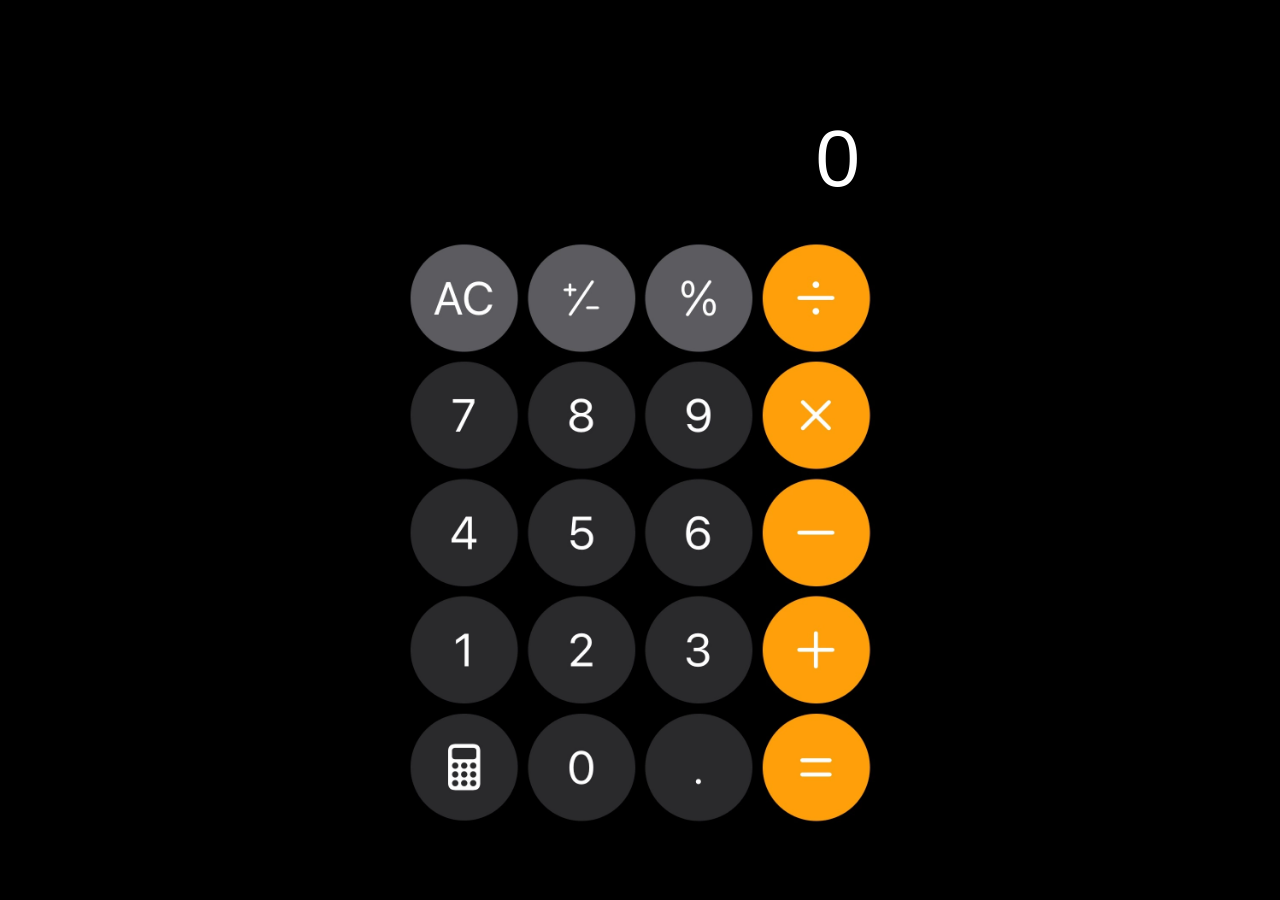
<file: index.html>
<!DOCTYPE html>
<html lang="zh-TW">
<head>
    <meta charset="UTF-8">
    <meta name="viewport" content="width=device-width, initial-scale=1.0, user-scalable=no, orientation=portrait">
    <meta name="screen-orientation" content="portrait">
    <meta name="x5-orientation" content="portrait">
    <style>
        /* 強制鎖定直向，禁止跟隨手機方向轉向 */
        html, body {
            orientation: portrait;
            transform: none !important;
            width: 100vw !important;
            height: 100vh !important;
            position: fixed !important;
            top: 0 !important;
            left: 0 !important;
        }

        @media screen and (orientation: landscape) {
            html, body {
                transform: none !important;
                orientation: portrait !important;
            }
        }
    </style>
    <title>Magic Calculator</title>
    <link rel="manifest" href="manifest.json">
    <meta name="apple-mobile-web-app-capable" content="yes">
    <meta name="apple-mobile-web-app-status-bar-style" content="black">
    <meta name="apple-mobile-web-app-title" content="Magic Calculator">
    <link rel="stylesheet" href="style.css">
</head>
<body>
    <div class="calculator">
        <div class="pad">
        <div class="display">
            <div id="history"></div>
            <div id="result">0</div>        </div>
        <div class="buttons">
            <div class="row">
                <button class="btn function" id="clear-btn" data-action="clear"></button>
                <button class="btn function" data-action="plus-minus"></button>
                <button class="btn function" data-action="percent"></button>
                <button class="btn number" data-action="divide"></button>
            </div>
            <div class="row">
                <button class="btn number" data-number="7"></button>
                <button class="btn number" data-number="8"></button>
                <button class="btn number" data-number="9"></button>
                <button class="btn number" data-action="multiply"></button>
            </div>
            <div class="row">
                <button class="btn number" data-number="4"></button>
                <button class="btn number" data-number="5"></button>
                <button class="btn number" data-number="6"></button>
                <button class="btn number" data-action="subtract"></button>
            </div>
            <div class="row">
                <button class="btn number" data-number="1"></button>
                <button class="btn number" data-number="2"></button>
                <button class="btn number" data-number="3"></button>
                <button class="btn number" data-action="add"></button>
            </div>
            <div class="row">
                <button class="btn number" data-action="calculator">                 
                </button>
                <button class="btn number" data-number="0"></button>
                <button class="btn number" data-action="decimal"></button>
                <button class="btn number equals" data-action="equals"></button>
            </div>
         
        </div>
        </div>
    </div>
    <script src="script.js"></script>
</body>
</html>
</file>
<file: style.css>
* {
    margin: 0;
    padding: 0;
    box-sizing: border-box;
}

body {
    font-family: -apple-system, BlinkMacSystemFont, "SF Pro Display", "Helvetica Neue", sans-serif;
    background: black;
    display: flex;
    justify-content: center;
    align-items: center;
    min-height: 100vh;
    padding: 0;
    user-select: none;
    -webkit-user-select: none;
    -webkit-touch-callout: none;
    overflow: hidden;
}

.calculator {
    max-width: 500px;
    width: 100%;
    height: 100vh;
    overflow: hidden;
    position: relative;
}

/* Same aspect ratio as back.webp (1170x2532), pinned to the bottom.
   Everything inside uses % so the hit areas scale with the image on any screen;
   on shorter screens only the empty black top gets cropped. */
.pad {
    position: absolute;
    left: 0;
    right: 0;
    bottom: 0;
    aspect-ratio: 1170 / 2532;
    background: url('back.webp') center/100% 100% no-repeat;
}

.display {
    flex: 1;
    display: flex;
    flex-direction: column;
    justify-content: flex-end;
    align-items: flex-end;
    padding: 40px 30px;
    background: transparent;
    cursor: pointer;
    -webkit-user-select: none;
    -moz-user-select: none;
    -ms-user-select: none;
    user-select: none;
    position: absolute;
    top: 0;
    left: 0;
    right: 0;
    height: 38.9%; /* down to the top of the button grid */
}

#history {
    color: #8e8e93;
    font-size: 30px;
    font-weight: 300;
    text-align: right;
    width: 100%;
    margin-bottom: 10px;
    min-height: 35px;
}

#result {
    color: white;
    font-size: 65px;
    font-weight: 300;
    line-height: 1;
    text-align: right;
    width: 100%;
    overflow: hidden;
    white-space: nowrap;
}

/* 按鈕格位置量自 back.webp：每格 275px 見方，左上角 (36, 985)，共 4 欄 × 5 列 */
.buttons {
    position: absolute;
    top: 38.9%;
    left: 3.08%;
    width: 94.02%;
    height: 54.23%;
    padding: 0;
    display: flex;
    flex-direction: column;
}

.row {
    display: flex;
    flex: 1;
    margin: 0;
    padding: 0;
    align-items: stretch;
}


.btn {
    flex: 1;
    border: none;
    border-radius: 0; /* 移除圓形，因為是透明按鈕 */
    font-size: 35px; /* 調整按鈕文字大小 */
    font-weight: 400;
    cursor: pointer;
    transition: background-color 0.1s ease;
    display: flex;
    align-items: center;
    justify-content: center;
    outline: none;
    -webkit-tap-highlight-color: transparent;
    background: transparent;
    color: white;
    margin: 0;
    position: relative;
}

.btn:active {
    background-color: transparent !important;
}

.btn.zero {
    flex: 2; /* 0按鈕寬度是其他按鈕的2倍 */
    border-radius: 0; /* 移除圓角，因為是透明按鈕 */
    justify-content: center;
    padding-left: 0; /* 移除文字左邊距 */
    margin-right: 5px;
}

.btn.function {
    color: black;
}

.btn.operator {
    color: white;
    font-size: 45px; /* 調整運算符按鈕的文字大小（+、-、×、÷） */
}

.btn.operator.active {
    background-color: white;
    color: #ff9500;
}

.btn.calc-icon svg {
    width: 24px;
    height: 24px;
    display: block;
    margin: auto;
}

/* 小螢幕調整（寬度小於400px時） */
@media (max-width: 400px) {
    #result {
        font-size: 60px; /* 小螢幕時的結果顯示文字大小 */
    }

    .btn {
        font-size: 28px; /* 小螢幕時的按鈕文字大小 */
    }

    .btn.operator {
        font-size: 35px; /* 小螢幕時的運算符按鈕文字大小 */
    }

    .display {
        padding: 30px 20px; /* 小螢幕時的顯示區域內邊距 */
    }
}
</file>
